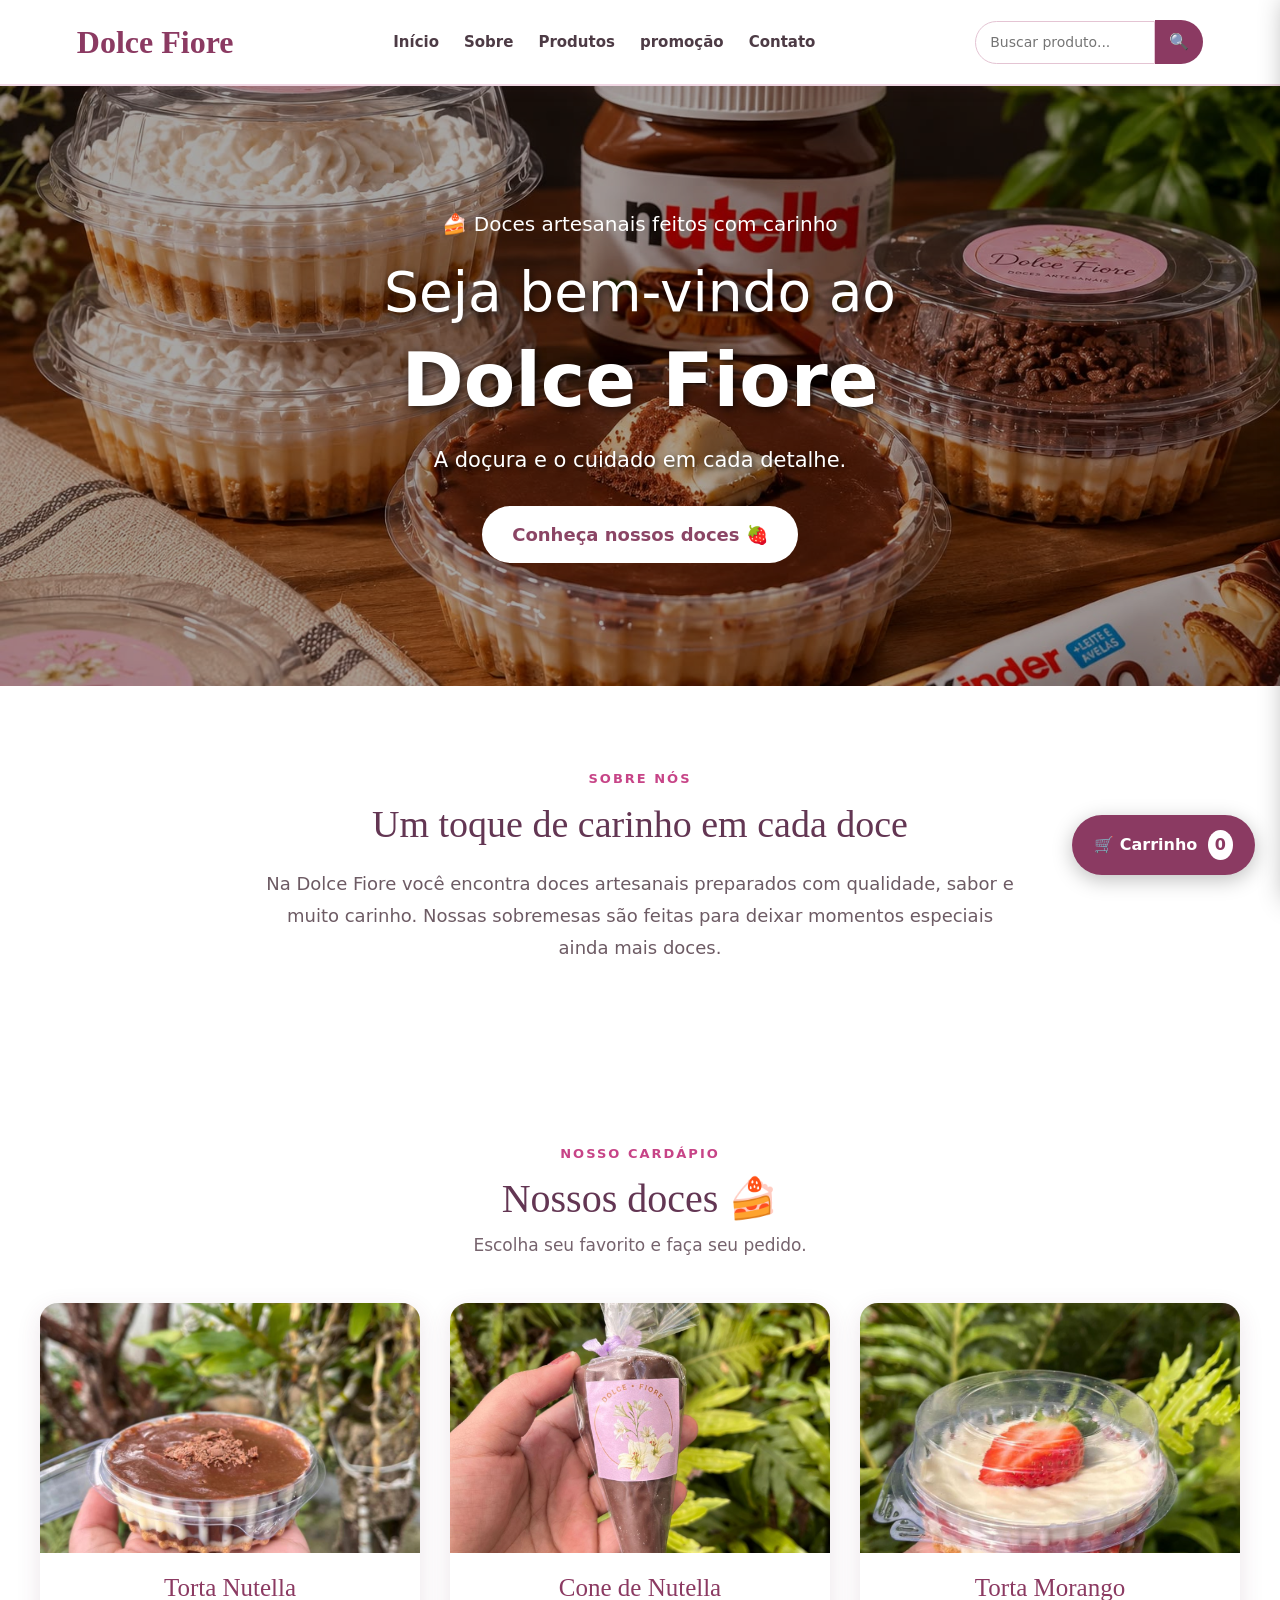
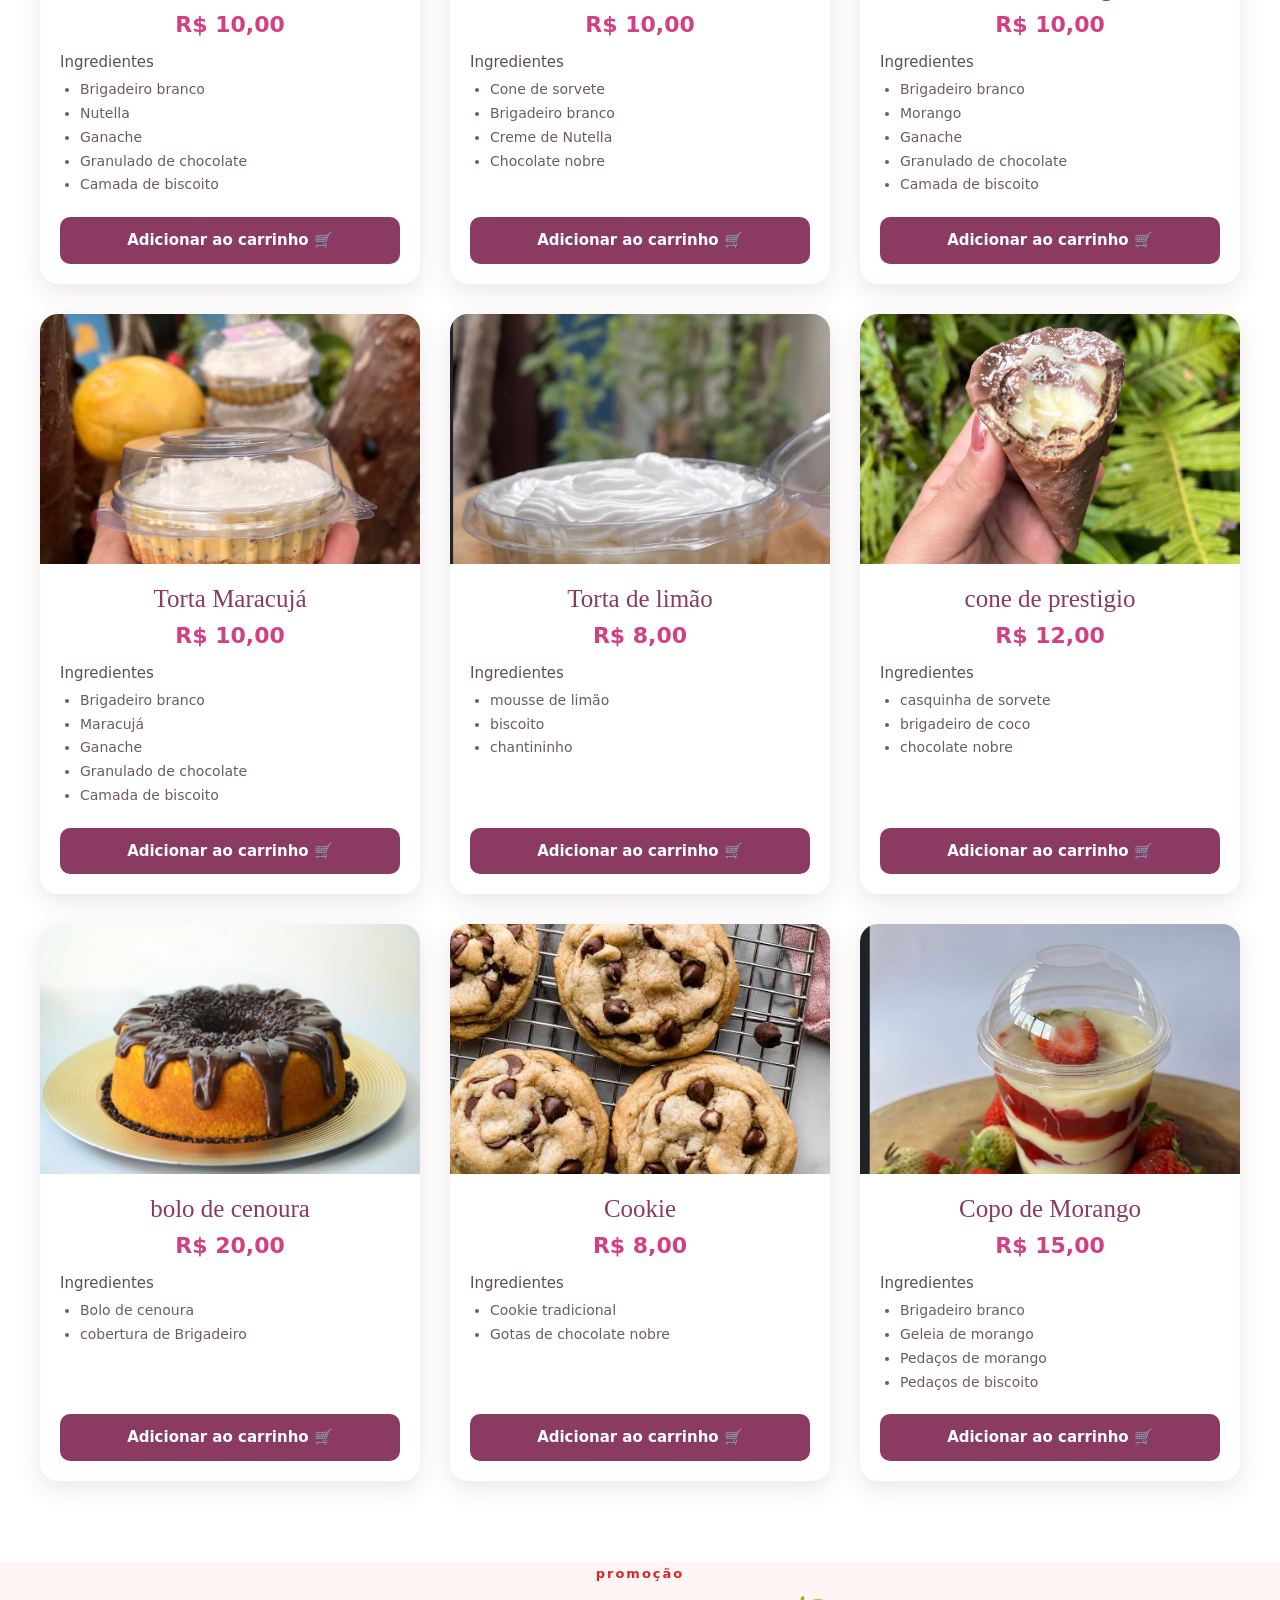
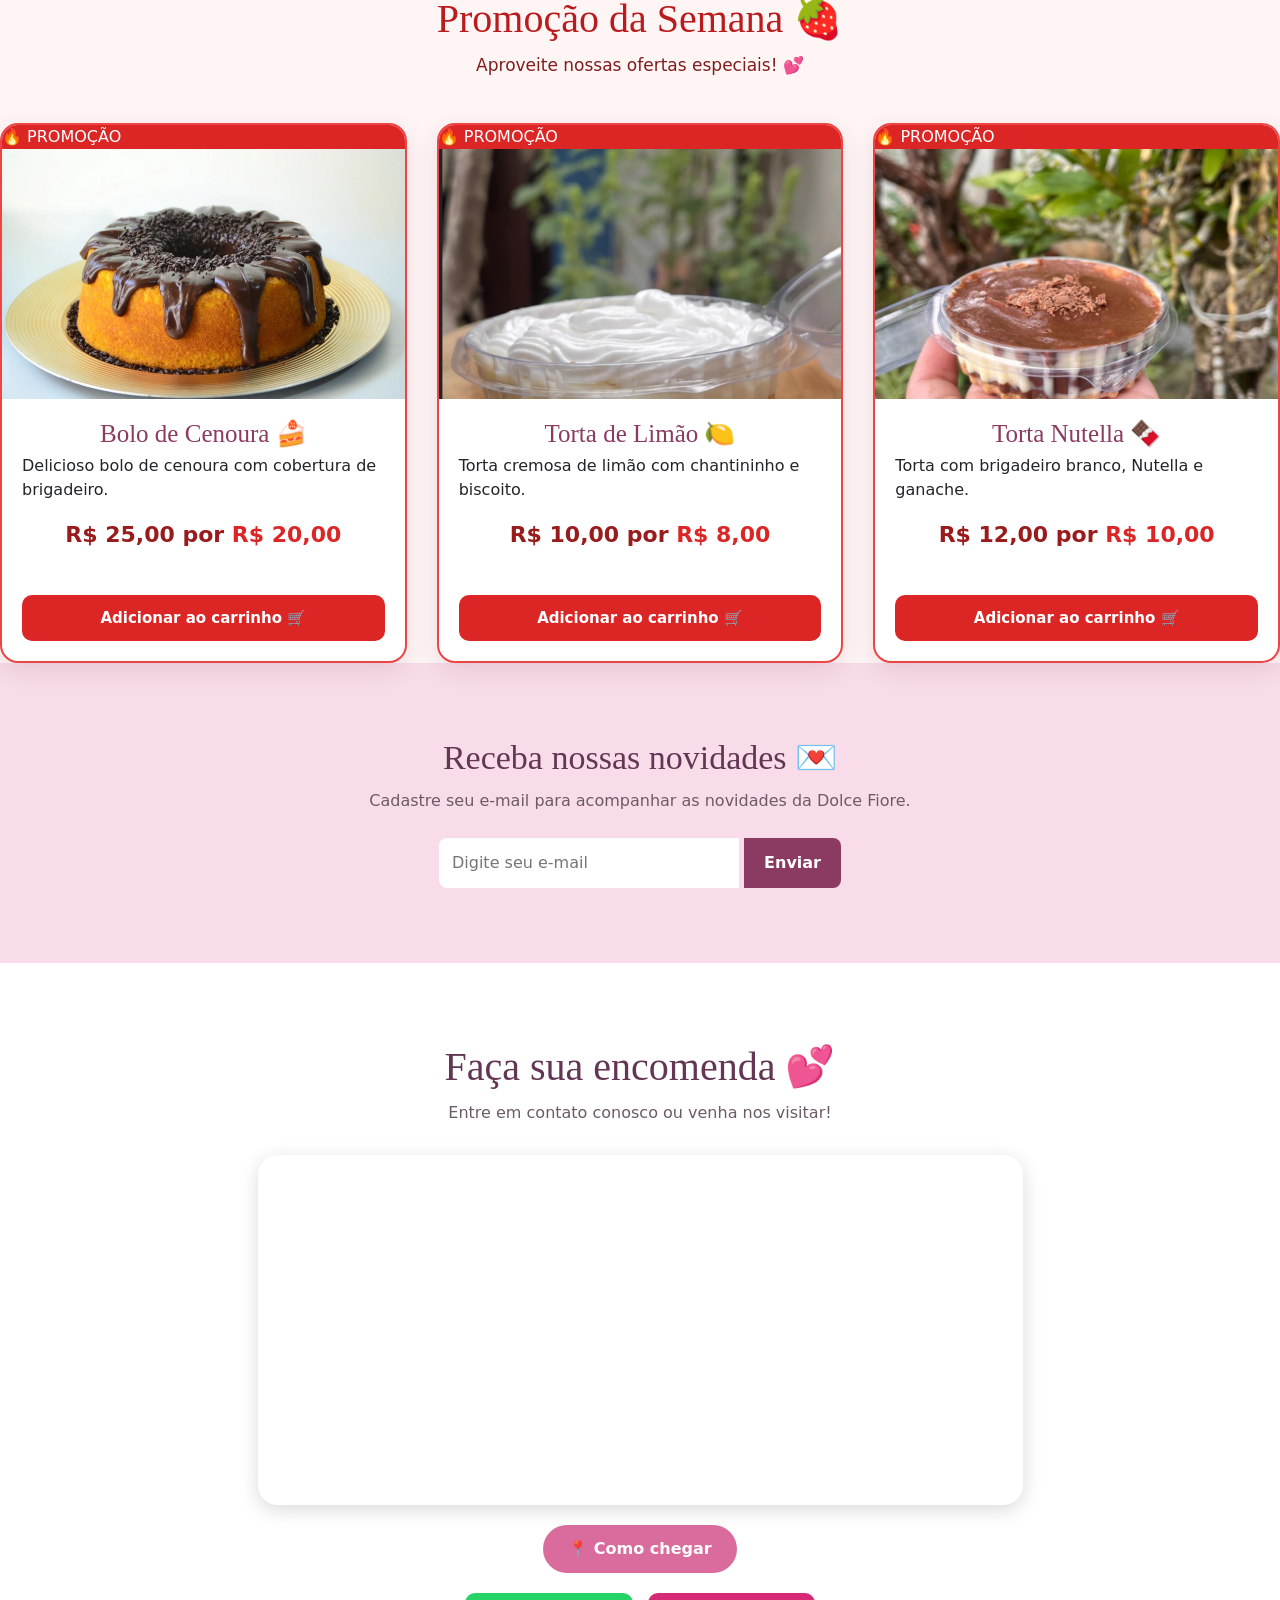
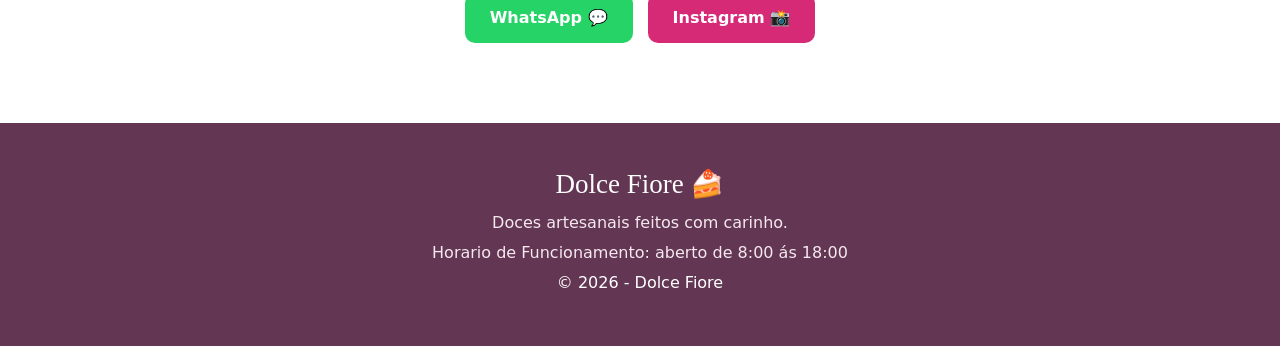
<file: index.html>
<!DOCTYPE html>
<html lang="pt-BR">

<head>

    <meta charset="UTF-8">

    <meta name="viewport" content="width=device-width, initial-scale=1.0">

    <title>Dolce Fiore | Doces Artesanais</title>

    <link rel="stylesheet" href="style.css">

    <!-- Bootstrap -->
    <link
        href="https://cdn.jsdelivr.net/npm/bootstrap@5.3.3/dist/css/bootstrap.min.css"
        rel="stylesheet"
    >

</head>


<body>


<!-- =========================
     CABEÇALHO
========================= -->

<header class="topo">

    <div class="logo">
        Dolce Fiore
    </div>

    <nav class="menu">

        <a href="#inicio">Início</a>

        <a href="#sobre">Sobre</a>

        <a href="#produtos">Produtos</a>

        <a href="#promoção">promoção</a>

        <a href="#contato">Contato</a>

        

    </nav>

    <div class="pesquisa">

        <input
            type="text"
            id="pesquisa"
            placeholder="Buscar produto..."
        >

        <button onclick="buscar()">
            🔍
        </button>

    </div>

</header>


<!-- =========================
     BANNER PRINCIPAL
========================= -->

<section id="inicio" class="banner">

    <div class="banner-conteudo">

        <p class="subtitulo">
            🍰 Doces artesanais feitos com carinho
        </p>

        <h1>
            Seja bem-vindo ao
            <span>Dolce Fiore</span>
        </h1>

        <p>
            A doçura e o cuidado em cada detalhe.
        </p>

        <a href="#produtos" class="botao-banner">
            Conheça nossos doces 🍓
        </a>

    </div>

</section>


<!-- =========================
     SOBRE
========================= -->

<section id="sobre" class="sobre">

    <div class="sobre-conteudo">

        <span class="titulo-pequeno">
            SOBRE NÓS
        </span>

        <h2>
            Um toque de carinho em cada doce
        </h2>

        <p>
            Na Dolce Fiore você encontra doces artesanais
            preparados com qualidade, sabor e muito carinho.
            Nossas sobremesas são feitas para deixar
            momentos especiais ainda mais doces.
        </p>

    </div>

</section>


<!-- =========================
     PRODUTOS
========================= -->

<section id="produtos" class="produtos">

    <div class="titulo-secao">

        <span>
            NOSSO CARDÁPIO
        </span>

        <h2>
            Nossos doces 🍰
        </h2>

        <p>
            Escolha seu favorito e faça seu pedido.
        </p>

    </div>


    <div class="cards">


        <!-- TORTA NUTELLA -->

        <div class="produto-card">

            <img
                src="WhatsApp Image 2026-07-14 at 09.31.39.jpeg"
                alt="Torta Nutella"
            >

            <div class="produto-info">

                <h3>
                    Torta Nutella
                </h3>

                <p class="preco">
                    R$ 10,00
                </p>

                <h4>
                    Ingredientes
                </h4>

                <ul>

                    <li>Brigadeiro branco</li>

                    <li>Nutella</li>

                    <li>Ganache</li>

                    <li>Granulado de chocolate</li>

                    <li>Camada de biscoito</li>

                </ul>

                <button
                    onclick="adicionarAoCarrinho(
                        'Torta Nutella',
                        10.00,
                        'WhatsApp Image 2026-07-14 at 09.31.39.jpeg'
                    )"
                >
                    Adicionar ao carrinho 🛒
                </button>

            </div>

        </div>



        <!-- CONE DE NUTELLA -->

        <div class="produto-card">

            <img
                src="WhatsApp Image 2026-07-14 at 09.30.32.jpeg"
                alt="Cone de Nutella"
            >

            <div class="produto-info">

                <h3>
                    Cone de Nutella
                </h3>

                <p class="preco">
                    R$ 10,00
                </p>

                <h4>
                    Ingredientes
                </h4>

                <ul>

                    <li>Cone de sorvete</li>

                    <li>Brigadeiro branco</li>

                    <li>Creme de Nutella</li>

                    <li>Chocolate nobre</li>

                </ul>

                <button
                    onclick="adicionarAoCarrinho(
                        'Cone de Nutella',
                        10.00,
                        'WhatsApp Image 2026-07-14 at 09.30.32.jpeg'
                    )"
                >
                    Adicionar ao carrinho 🛒
                </button>

            </div>

        </div>



        <!-- TORTA MORANGO -->

        <div class="produto-card">

            <img
                src="WhatsApp Image 2026-07-14 at 09.31.39 (1).jpeg"
                alt="Torta de Morango"
            >

            <div class="produto-info">

                <h3>
                    Torta Morango
                </h3>

                <p class="preco">
                    R$ 10,00
                </p>

                <h4>
                    Ingredientes
                </h4>

                <ul>

                    <li>Brigadeiro branco</li>

                    <li>Morango</li>

                    <li>Ganache</li>

                    <li>Granulado de chocolate</li>

                    <li>Camada de biscoito</li>

                </ul>

                <button
                    onclick="adicionarAoCarrinho(
                        'Torta Morango',
                        10.00,
                        'WhatsApp Image 2026-07-14 at 09.31.39 (1).jpeg'
                    )"
                >
                    Adicionar ao carrinho 🛒
                </button>

            </div>

        </div>



        <!-- TORTA MARACUJÁ -->

        <div class="produto-card">

            <img
                src="torta.jpeg"
                alt="Torta de Maracujá"
            >

            <div class="produto-info">

                <h3>
                    Torta Maracujá
                </h3>

                <p class="preco">
                    R$ 10,00
                </p>

                <h4>
                    Ingredientes
                </h4>

                <ul>

                    <li>Brigadeiro branco</li>

                    <li>Maracujá</li>

                    <li>Ganache</li>

                    <li>Granulado de chocolate</li>

                    <li>Camada de biscoito</li>

                </ul>

                <button
                    onclick="adicionarAoCarrinho(
                        'Torta de Maracujá',
                        10.00,
                        'torta de maracuja.jpeg'
                    )"
                >
                    Adicionar ao carrinho 🛒
                </button>

            </div>

        </div>

        <!-- TORTA LIMÃo -->

        <div class="produto-card">

            <img
                src="torta de limao.jpeg"
                alt="torta de limão"
            >

            <div class="produto-info">

                <h3>
                    Torta de limão
                </h3>

                <p class="preco">
                    R$ 8,00
                </p>

                <h4>
                    Ingredientes
                </h4>

                <ul>

                    <li>mousse de limão</li>

                    <li>biscoito</li>

                    <li>chantininho</li>


                </ul>

                <button
                    onclick="adicionarAoCarrinho(
                        'torta de limão',
                        8.00,
                        'torta de limao.jpeg'
                    )"
                >
                    Adicionar ao carrinho 🛒
                </button>

            </div>

        </div>

        <!-- Cone De Prestigio -->

        <div class="produto-card">

            <img
                src="cone de prestigio.jpeg"
                alt="Cone de Prestigio"
            >

            <div class="produto-info">

                <h3>
                    cone de prestigio
                </h3>

                <p class="preco">
                    R$ 12,00
                </p>

                <h4>
                    Ingredientes
                </h4>

                <ul>

                    <li>casquinha de sorvete</li>

                    <li>brigadeiro de coco</li>

                    <li>chocolate nobre</li>


                </ul>

                <button
                    onclick="adicionarAoCarrinho(
                        'cone de prestigio',
                        12.00,
                        'cone.jpeg'
                    )"
                >
                    Adicionar ao carrinho 🛒
                </button>

            </div>

        </div>

        <!-- Bolo De Cenoura -->

        <div class="produto-card">

            <img
                src="bolo de cenoura.webp"
                alt="Bolo De Cenoura"
            >

            <div class="produto-info">

                <h3>
                    bolo de cenoura
                </h3>

                <p class="preco">
                    R$ 20,00
                </p>

                <h4>
                    Ingredientes
                </h4>

                <ul>

                    <li> Bolo de cenoura</li>

                    <li>cobertura de Brigadeiro </li>


                </ul>

                <button
                    onclick="adicionarAoCarrinho(
                        'Bolo de cenoura',
                        20.00,
                        'Bolo de cenoura.jpeg'
                    )"
                >
                    Adicionar ao carrinho 🛒
                </button>

            </div>

        </div>



        <!-- COOKIE -->

        <div class="produto-card">

            <img
                src="cookies.jpeg"
                alt="Cookie"
            >

            <div class="produto-info">

                <h3>
                    Cookie
                </h3>

                <p class="preco">
                    R$ 8,00
                </p>

                <h4>
                    Ingredientes
                </h4>

                <ul>

                    <li>Cookie tradicional</li>

                    <li>Gotas de chocolate nobre</li>

                </ul>

                <button
                    onclick="adicionarAoCarrinho(
                        'Cookie',
                        8.00,
                        'cookies.jpeg'
                    )"
                >
                    Adicionar ao carrinho 🛒
                </button>

            </div>

        </div>



        <!-- COPO DE MORANGO -->

        <div class="produto-card">

            <img
                src="morango.jpeg"
                alt="Copo de Morango"
            >

            <div class="produto-info">

                <h3>
                    Copo de Morango
                </h3>

                <p class="preco">
                    R$ 15,00
                </p>

                <h4>
                    Ingredientes
                </h4>

                <ul>

                    <li>Brigadeiro branco</li>

                    <li>Geleia de morango</li>

                    <li>Pedaços de morango</li>

                    <li>Pedaços de biscoito</li>

                </ul>

                <button
                    onclick="adicionarAoCarrinho(
                        'Copo de Morango',
                        15.00,
                        'copo de morango.jpeg'
                    )"
                >
                    Adicionar ao carrinho 🛒
                </button>

            </div>

        </div>


    </div>

</section>


<!-- =========================
     NOVIDADES / PROMOÇÃO
========================= -->

<section id="promoção" class="promoção">

    <div class="titulo-secao">

        <span>
            promoção
        </span>

        <h2>
            Promoção da Semana 🍓
        </h2>

        <p>
            Aproveite nossas ofertas especiais! 💕
        </p>

    </div>


    <!-- PRODUTOS EM PROMOÇÃO -->

    <div class="cards promocao-cards">


        <!-- BOLO DE CENOURA -->

        <div class="produto-card promocao-card">

            <div class="selo-promocao">
                🔥 PROMOÇÃO
            </div>

            <img
                src="bolo de cenoura.webp"
                alt="Bolo de Cenoura"
            >

            <div class="produto-info">

                <h3>
                    Bolo de Cenoura 🍰
                </h3>

                <p>
                    Delicioso bolo de cenoura com cobertura de brigadeiro.
                </p>

                <p class="preco">
                    <span class="preco-antigo">
                        R$ 25,00 por
                    </span>

                    <strong>
                        R$ 20,00
                    </strong>
                </p>

                <button
                    onclick="adicionarAoCarrinho(
                        'Bolo de cenoura',
                        20.00,
                        'bolo de cenoura.webp'
                    )"
                >
                    Adicionar ao carrinho 🛒
                </button>

            </div>

        </div>


        <!-- TORTA DE LIMÃO -->

        <div class="produto-card promocao-card">

            <div class="selo-promocao">
                🔥 PROMOÇÃO
            </div>

            <img
                src="torta de limao.jpeg"
                alt="Torta de Limão"
            >

            <div class="produto-info">

                <h3>
                    Torta de Limão 🍋
                </h3>

                <p>
                    Torta cremosa de limão com chantininho e biscoito.
                </p>

                <p class="preco">
                    <span class="preco-antigo">
                        R$ 10,00 por
                    </span>

                    <strong>
                        R$ 8,00
                    </strong>
                </p>

                <button
                    onclick="adicionarAoCarrinho(
                        'Torta de limão',
                        8.00,
                        'torta de limao.jpeg'
                    )"
                >
                    Adicionar ao carrinho 🛒
                </button>

            </div>

        </div>


        <!-- TORTA NUTELLA -->

        <div class="produto-card promocao-card">

            <div class="selo-promocao">
                🔥 PROMOÇÃO
            </div>

            <img
                src="WhatsApp Image 2026-07-14 at 09.31.39.jpeg"
                alt="Torta Nutella"
            >

            <div class="produto-info">

                <h3>
                    Torta Nutella 🍫
                </h3>

                <p>
                    Torta com brigadeiro branco, Nutella e ganache.
                </p>

                <p class="preco">
                    <span class="preco-antigo">
                        R$ 12,00 por
                    </span>

                    <strong>
                        R$ 10,00
                    </strong>
                </p>

                <button
                    onclick="adicionarAoCarrinho(
                        'Torta Nutella',
                        10.00,
                        'WhatsApp Image 2026-07-14 at 09.31.39.jpeg'
                    )"
                >
                    Adicionar ao carrinho 🛒
                </button>

            </div>

        </div>


    </div>

</section>


<!-- =========================
     NEWSLETTER
========================= -->

<section class="newsletter">

    <h2>
        Receba nossas novidades 💌
    </h2>

    <p>
        Cadastre seu e-mail para acompanhar as novidades da Dolce Fiore.
    </p>

    <div>

        <input
            type="email"
            id="email"
            placeholder="Digite seu e-mail"
        >

        <button onclick="cadastrarEmail()">
            Enviar
        </button>

    </div>

</section>


<!-- =========================
     CONTATO
========================= -->

<section id="contato" class="contato">

    <h2>
        Faça sua encomenda 💕
    </h2>

    <p>
        Entre em contato conosco ou venha nos visitar!
    </p>

    <!-- MAPA DE LOCALIZAÇÃO -->
    <div class="mapa-container">

        <iframe
            src="https://www.google.com/maps?q=Rua+Padre+Pedro+Pinto,+1500,+Venda+Nova,+Belo+Horizonte+-+MG&output=embed"
            width="100%"
            height="350"
            style="border:0;"
            allowfullscreen=""
            loading="lazy"
            referrerpolicy="no-referrer-when-downgrade">
        </iframe>

    </div>

    <!-- BOTÃO COMO CHEGAR -->
    <div class="localizacao-botao">

        <a
            href="https://www.google.com/maps/search/?api=1&query=Rua+Padre+Pedro+Pinto,+1500,+Venda+Nova,+Belo+Horizonte+-+MG"
            target="_blank"
            class="botao-localizacao">
            📍 Como chegar
        </a>

    </div>

    <!-- BOTÕES DE CONTATO -->
    <div class="contato-botoes">

        <a
            href="https://wa.me/5531984051113"
            target="_blank"
            class="whatsapp">
            WhatsApp 💬
        </a>

        <a
            href="https://www.instagram.com/dolce._fiore._?stkn=MXRuN2RybG5lejB6bw=="
            target="_blank"
            class="instagram">
            Instagram 📸
        </a>

    </div>

</section>

<!-- =========================
     CARRINHO
========================= -->

<button
    id="botao-carrinho"
    class="botao-carrinho"
    onclick="abrirCarrinho()"
>

    🛒 Carrinho

    <span id="quantidade-carrinho">
        0
    </span>

</button>


<div
    id="overlay"
    class="overlay"
    onclick="fecharCarrinho()"
></div>


<aside
    id="carrinho"
    class="carrinho"
>

    <div class="carrinho-topo">

        <h2>
            🛒 Meu Carrinho
        </h2>

        <button
            onclick="fecharCarrinho()"
            class="fechar-carrinho"
        >
            ×
        </button>

    </div>


    <div
        id="itens-carrinho"
        class="itens-carrinho"
    ></div>


    <div class="carrinho-final">

        <div class="total">

            <span>
                Total:
            </span>

            <strong id="total-carrinho">
                R$ 0,00
            </strong>

        </div>


        <button
            class="botao-finalizar"
            onclick="finalizarCompra()"
        >
            Finalizar pedido pelo WhatsApp 📱
        </button>

    </div>

</aside>

<!-- =========================
     RODAPÉ
========================= -->

<footer class="rodape">

    <h3>
        Dolce Fiore 🍰
    </h3>

    <p>
        Doces artesanais feitos com carinho.
    </p>

    <p> Horario de Funcionamento:
        aberto de 8:00 ás 18:00 

    </p>©️ 2026 - Dolce Fiore <p></p>

</footer>



<script>

function mostrarCatalogo() {

    document.getElementById("catalogo").style.display = "block";

}

</script>


<script src="script.js"></script>

</body>

</html>
</file>
<file: style.css>
/* =====================================================
   DOLCE FIORE
   CSS PRINCIPAL
===================================================== */


/* =====================================================
   CONFIGURAÇÕES GERAIS
===================================================== */

* {
    margin: 0;
    padding: 0;
    box-sizing: border-box;
}

html {
    scroll-behavior: smooth;
}

body {
    font-family: Arial, Helvetica, sans-serif;
    background: #fff8fb;
    color: #4d3b45;
    line-height: 1.6;
}


/* =====================================================
   CABEÇALHO
===================================================== */

.topo {
    width: 100%;
    min-height: 80px;

    display: flex;
    align-items: center;
    justify-content: space-between;

    gap: 25px;

    padding: 18px 6%;

    background: #ffffff;

    border-bottom: 2px solid #f1d7e4;

    position: sticky;
    top: 0;

    z-index: 1000;

    box-shadow: 0 3px 15px rgba(100, 40, 70, 0.08);
}


/* LOGO */

.logo {
    font-family: Georgia, "Times New Roman", serif;

    font-size: 32px;

    font-weight: bold;

    color: #8b3a62;

    white-space: nowrap;
}


/* MENU */

.menu {
    display: flex;

    align-items: center;

    justify-content: center;

    gap: 25px;
}

.menu a {
    color: #4d3b45;

    text-decoration: none;

    font-size: 15px;

    font-weight: 600;

    transition: 0.3s;
}

.menu a:hover {
    color: #c74487;
}


/* PESQUISA */

.pesquisa {
    display: flex;

    align-items: center;
}

.pesquisa input {
    width: 180px;

    padding: 10px 14px;

    border: 1px solid #e4c4d3;

    border-radius: 25px 0 0 25px;

    outline: none;

    font-size: 14px;
}

.pesquisa input:focus {
    border-color: #c74487;
}

.pesquisa button {
    margin: 0;

    padding: 10px 14px;

    border: none;

    border-radius: 0 25px 25px 0;

    background: #8b3a62;

    color: white;

    cursor: pointer;

    transition: 0.3s;
}

.pesquisa button:hover {
    background: #6f2c4e;
}


/* =========================
   BANNER PRINCIPAL
========================= */

.banner {
    position: relative;

    min-height: 600px;
    width: 100%;

    /* SUA IMAGEM */
    background-image: url("WhatsApp Image 2026-09-12 at 08.20.20.jpeg");

    background-size: cover;
    background-position: center;
    background-repeat: no-repeat;

    display: flex;
    align-items: center;
    justify-content: center;

    text-align: center;
}

/* Escurece levemente a imagem para o texto aparecer */
.banner::before {
    content: "";

    position: absolute;
    inset: 0;

    background: rgba(0, 0, 0, 0.35);
}

/* Conteúdo fica na frente da imagem */
.banner-conteudo {
    position: relative;
    z-index: 2;

    color: white;
    padding: 30px;
}

/* Subtítulo */
.subtitulo {
    font-size: 20px;
    margin-bottom: 20px;
}

/* Título */
.banner h1 {
    font-size: 55px;
    line-height: 1.2;

    text-shadow: 2px 3px 8px rgba(0, 0, 0, 0.7);
}

/* Nome Dolce Fiore */
.banner h1 span {
    display: block;

    font-size: 75px;
    font-weight: bold;

    margin-top: 10px;
}

/* Descrição */
.banner-conteudo > p:not(.subtitulo) {
    font-size: 21px;
    margin: 20px 0 30px;

    text-shadow: 2px 2px 5px rgba(0, 0, 0, 0.7);
}

/* Botão */
.botao-banner {
    display: inline-block;

    padding: 15px 30px;

    background: white;
    color: #8b4565;

    border-radius: 30px;

    text-decoration: none;
    font-size: 18px;
    font-weight: bold;

    transition: 0.3s;
}

.botao-banner:hover {
    transform: scale(1.05);
}


/* =====================================================
   SOBRE
===================================================== */

.sobre {
    max-width: 1100px;

    margin: auto;

    padding: 80px 25px;

    text-align: center;
}


.sobre-conteudo {
    max-width: 750px;

    margin: auto;
}


.titulo-pequeno {
    color: #c74487;

    font-size: 13px;

    font-weight: bold;

    letter-spacing: 2px;
}


.sobre h2 {
    font-family: Georgia, "Times New Roman", serif;

    font-size: 38px;

    color: #633653;

    margin: 12px 0 20px;
}


.sobre p {
    color: #6d5b64;

    font-size: 18px;

    line-height: 1.8;
}


/* =====================================================
   TÍTULOS DAS SEÇÕES
===================================================== */

.titulo-secao {
    text-align: center;

    margin-bottom: 45px;
}


.titulo-secao span {
    color: #c74487;

    font-size: 13px;

    font-weight: bold;

    letter-spacing: 2px;
}


.titulo-secao h2 {
    font-family: Georgia, "Times New Roman", serif;

    font-size: 40px;

    color: #633653;

    margin: 10px 0;
}


.titulo-secao p {
    color: #76636d;

    font-size: 17px;
}


/* =====================================================
   PRODUTOS
===================================================== */

.produtos {
    max-width: 1250px;

    margin: auto;

    padding: 80px 25px;
}


.cards {
    display: grid;

    grid-template-columns: repeat(3, 1fr);

    gap: 30px;

    width: 100%;
}


/* CARD */

.produto-card {
    width: 100%;

    min-height: 540px;

    display: flex;

    flex-direction: column;

    background: #ffffff;

    border-radius: 18px;

    overflow: hidden;

    box-shadow:
        0 7px 25px rgba(100, 40, 70, 0.12);

    transition: 0.3s;
}


.produto-card:hover {
    transform: translateY(-7px);

    box-shadow:
        0 15px 35px rgba(100, 40, 70, 0.18);
}


/* IMAGEM */

.produto-card img {
    width: 100%;

    height: 250px;

    object-fit: cover;

    display: block;
}


/* INFORMAÇÕES */

.produto-info {
    display: flex;

    flex-direction: column;

    flex: 1;

    padding: 20px;
}


.produto-info h3 {
    font-family: Georgia, "Times New Roman", serif;

    font-size: 25px;

    color: #8b3a62;

    text-align: center;

    margin-bottom: 5px;
}


.preco {
    color: #d23f83;

    font-size: 22px;

    font-weight: bold;

    text-align: center;

    margin-bottom: 12px;
}


.produto-info h4 {
    color: #5e4c55;

    font-size: 15px;

    margin-bottom: 7px;
}


.produto-info ul {
    padding-left: 20px;

    margin-bottom: 20px;

    color: #6d5b64;

    font-size: 14px;

    line-height: 1.7;
}


/* BOTÃO DO PRODUTO */

.produto-info button {
    width: 100%;

    margin-top: auto;

    padding: 12px;

    border: none;

    border-radius: 10px;

    background: #8b3a62;

    color: white;

    font-size: 15px;

    font-weight: bold;

    cursor: pointer;

    transition: 0.3s;
}


.produto-info button:hover {
    background: #6f2c4e;

    transform: translateY(-2px);
}


/* =====================================================
   NOVIDADES
===================================================== */

.novidades {
    max-width: 1100px;

    margin: auto;

    padding: 80px 25px;
}


.novidades-form {
    max-width: 700px;

    margin: auto;

    display: flex;

    flex-direction: column;

    gap: 15px;
}


.novidades-form input,
.novidades-form textarea {
    width: 100%;

    padding: 13px 15px;

    border: 1px solid #e3c3d2;

    border-radius: 10px;

    outline: none;

    font-family: Arial, sans-serif;

    font-size: 15px;

    background: white;
}


.novidades-form input:focus,
.novidades-form textarea:focus {
    border-color: #e06baf;

    box-shadow: 0 0 0 3px rgba(199, 68, 135, 0.1);
}


.novidades-form textarea {
    min-height: 130px;

    resize: vertical;
}


.novidades-form button {
    padding: 13px;

    border: none;

    border-radius: 10px;

    background: #8b3a62;

    color: white;

    font-weight: bold;

    cursor: pointer;

    transition: 0.3s;
}


.novidades-form button:hover {
    background: #dd3390;
}


/* =====================================================
   CATÁLOGO
===================================================== */

.catalogo {
    max-width: 750px;

    margin: 40px auto;

    padding: 30px;

    text-align: center;

    background: #fff8fb;

    border: 1px solid #efd2df;

    border-radius: 18px;

    box-shadow: 0 6px 20px rgba(100, 40, 70, 0.08);
}


.catalogo h2 {
    font-family: Georgia, "Times New Roman", serif;

    color: #633653;

    margin-bottom: 20px;
}


.catalogo img {
    width: 100%;

    max-width: 700px;

    border-radius: 12px;

    box-shadow: 0 5px 15px rgba(0, 0, 0, 0.15);

    margin-bottom: 20px;
}


.catalogo a {
    display: inline-block;

    padding: 12px 25px;

    background: #8b3a62;

    color: white;

    text-decoration: none;

    border-radius: 10px;

    font-weight: bold;

    transition: 0.3s;
}


.catalogo a:hover {
    background: #6f2c4e;
}


/* ÚLTIMAS NOVIDADES */

.ultimas-novidades {
    max-width: 700px;

    margin: 50px auto 0;

    text-align: center;
}


.ultimas-novidades h2 {
    color: #e92b7a;

    font-family: Georgia, "Times New Roman", serif;
}


/* =====================================================
   NEWSLETTER
===================================================== */

.newsletter {
    padding: 75px 20px;

    text-align: center;

    background: #f8dce9;
}


.newsletter h2 {
    font-family: Georgia, "Times New Roman", serif;

    font-size: 34px;

    color: #633653;

    margin-bottom: 10px;
}


.newsletter p {
    color: #6d5b64;

    margin-bottom: 25px;
}


.newsletter input {
    width: 300px;

    max-width: 60%;

    padding: 13px;

    border: none;

    outline: none;

    border-radius: 8px 0 0 8px;
}


.newsletter button {
    padding: 13px 20px;

    border: none;

    background: #8b3a62;

    color: white;

    border-radius: 0 8px 8px 0;

    cursor: pointer;

    font-weight: bold;
}


/* =====================================================
   CONTATO
===================================================== */

.contato {
    max-width: 900px;

    margin: auto;

    padding: 80px 25px;

    text-align: center;
}


.contato h2 {
    font-family: Georgia, "Times New Roman", serif;

    font-size: 40px;

    color: #633653;

    margin-bottom: 10px;
}


.contato p {
    color: #6d5b64;

    margin-bottom: 25px;
}


.contato-botoes {
    display: flex;

    justify-content: center;

    gap: 15px;
}


.contato-botoes a {
    min-width: 150px;

    padding: 13px 25px;

    color: white;

    text-decoration: none;

    border-radius: 10px;

    font-weight: bold;

    transition: 0.3s;
}


.contato-botoes a:hover {
    transform: translateY(-3px);
}


.whatsapp {
    background: #25D366;
}


.instagram {
    background: #d62976;
}


/* =====================================================
   BOTÃO FLUTUANTE DO CARRINHO
===================================================== */

#botao-carrinho {
    position: fixed;

    right: 25px;

    bottom: 25px;

    z-index: 9999;

    padding: 15px 22px;

    background: #8b3a62;

    color: white;

    border: none;

    border-radius: 50px;

    font-size: 16px;

    font-weight: bold;

    cursor: pointer;

    box-shadow:
        0 5px 20px rgba(0, 0, 0, 0.25);

    transition: 0.3s;
}


#botao-carrinho:hover {
    background: #6f2c4e;

    transform: translateY(-3px);
}


#quantidade-carrinho {
    display: inline-block;

    min-width: 24px;

    background: white;

    color: #8b3a62;

    border-radius: 50%;

    padding: 3px 7px;

    margin-left: 5px;

    text-align: center;
}


/* =====================================================
   FUNDO ESCURO DO CARRINHO
===================================================== */

#overlay {
    position: fixed;

    inset: 0;

    background: rgba(0, 0, 0, 0.55);

    z-index: 9998;

    opacity: 0;

    visibility: hidden;

    transition: 0.3s;
}


#overlay.aberto {
    opacity: 1;

    visibility: visible;
}


/* =====================================================
   CARRINHO
===================================================== */

#carrinho {
    position: fixed;

    top: 0;

    right: -430px;

    width: 420px;

    max-width: 100%;

    height: 100vh;

    background: white;

    z-index: 10000;

    display: flex;

    flex-direction: column;

    transition: 0.35s ease;

    box-shadow:
        -5px 0 25px rgba(0, 0, 0, 0.3);
}


#carrinho.aberto {
    right: 0;
}


/* =====================================================
   TOPO DO CARRINHO
===================================================== */

.carrinho-topo {
    display: flex;

    align-items: center;

    justify-content: space-between;

    padding: 20px;

    border-bottom: 1px solid #eeeeee;
}


.carrinho-topo h2 {
    margin: 0;

    color: #8b3a62;

    font-size: 24px;
}


.fechar-carrinho {
    border: none;

    background: transparent;

    color: #633653;

    font-size: 32px;

    cursor: pointer;

    padding: 0;
}


.fechar-carrinho:hover {
    color: #c74487;
}


/* =====================================================
   ITENS DO CARRINHO
===================================================== */

#itens-carrinho {
    flex: 1;

    overflow-y: auto;

    padding: 20px;
}


.item-carrinho {
    display: flex;

    align-items: center;

    gap: 12px;

    padding: 15px 0;

    border-bottom: 1px solid #eeeeee;
}


.item-carrinho img {
    width: 70px;

    height: 70px;

    object-fit: cover;

    border-radius: 10px;
}


.item-info {
    flex: 1;
}


.item-info h4 {
    margin: 0 0 5px;

    font-size: 16px;

    color: #4d3b45;
}


.item-info p {
    margin: 0 0 10px;

    font-weight: bold;

    color: #8b3a62;
}


/* =====================================================
   CONTROLES DE QUANTIDADE
===================================================== */

.controles {
    display: flex;

    align-items: center;

    gap: 10px;
}


.controles button {
    width: 30px;

    height: 30px;

    margin: 0;

    padding: 0;

    border: none;

    border-radius: 6px;

    background: #f1e6ec;

    color: #633653;

    cursor: pointer;

    font-size: 18px;
}


.controles button:hover {
    background: #e5cbd8;
}


.controles span {
    min-width: 20px;

    text-align: center;

    font-weight: bold;
}


/* =====================================================
   BOTÃO REMOVER
===================================================== */

.remover {
    border: none;

    background: transparent;

    cursor: pointer;

    font-size: 18px;

    padding: 5px;
}


/* =====================================================
   CARRINHO VAZIO
===================================================== */

.carrinho-vazio {
    text-align: center;

    color: #777;

    padding: 60px 10px;

    font-size: 17px;
}


/* =====================================================
   FINAL DO CARRINHO
===================================================== */

.carrinho-final {
    padding: 20px;

    border-top: 1px solid #dddddd;

    background: white;
}


.total {
    display: flex;

    justify-content: space-between;

    align-items: center;

    font-size: 20px;

    margin-bottom: 15px;
}


#total-carrinho {
    color: #8b3a62;

    font-weight: bold;
}


.botao-finalizar {
    width: 100%;

    padding: 15px;

    border: none;

    border-radius: 10px;

    background: #25D366;

    color: white;

    font-size: 16px;

    font-weight: bold;

    cursor: pointer;

    transition: 0.3s;
}


.botao-finalizar:hover {
    background: #1ebe5d;

    transform: translateY(-2px);
}


/* =====================================================
   RODAPÉ
===================================================== */

.rodape {
    padding: 45px 20px;

    text-align: center;

    background: #633653;

    color: white;
}


.rodape h3 {
    font-family: Georgia, "Times New Roman", serif;

    font-size: 27px;

    margin-bottom: 10px;
}


.rodape p {
    margin: 6px;

    color: #f5e9ef;
}


/* =====================================================
   TABLET
===================================================== */

@media (max-width: 1000px) {

    .topo {
        flex-wrap: wrap;

        justify-content: center;
    }


    .cards {
        grid-template-columns: repeat(2, 1fr);
    }

}


/* 
   CELULAR
*/

@media (max-width: 650px) {

    .topo {
        padding: 15px;
    }


    .logo {
        width: 100%;

        text-align: center;

        font-size: 28px;
    }


    .menu {
        width: 100%;

        flex-wrap: wrap;

        gap: 12px;
    }


    .menu a {
        font-size: 14px;
    }


    .pesquisa {
        width: 100%;
    }


    .pesquisa input {
        width: 100%;
    }


    .banner {
        min-height: 420px;

        padding: 50px 20px;
    }


    .banner h1 {
        font-size: 42px;
    }


    .banner p {
        font-size: 17px;
    }


    .cards {
        grid-template-columns: 1fr;

        gap: 25px;
    }


    .produto-card {
        min-height: auto;
    }


    .produto-card img {
        height: 250px;
    }


    .sobre h2,
    .titulo-secao h2,
    .contato h2 {
        font-size: 32px;
    }


    .newsletter input {
        width: 65%;

        max-width: none;
    }


    .newsletter button {
        width: 30%;
    }


    .contato-botoes {
        flex-direction: column;

        align-items: center;
    }


    .contato-botoes a {
        width: 100%;

        max-width: 300px;
    }


    #botao-carrinho {
        right: 15px;

        bottom: 15px;
    }


    #carrinho {
        width: 100%;
    }

}


/* =========================
   PROMOÇÃO - VERMELHO
========================= */

#promoção {
    background: #fff5f5;
}

/* Título da promoção */
#promoção .titulo-secao span {
    color: #d62828;
}

#promoção .titulo-secao h2 {
    color: #b91c1c;
}

#promoção .titulo-secao p {
    color: #7f1d1d;
}

/* Cards */
#promoção .promocao-card {
    border: 2px solid #ef4444;
}

/* Selo PROMOÇÃO */
#promoção .selo-promocao {
    background: #dc2626;
    color: white;
}

/* Preço antigo */
#promoção .preco-antigo {
    color: #991b1b;
}

/* Preço promocional */
#promoção .preco strong {
    color: #dc2626;
}

/* Botão */
#promoção button {
    background: #dc2626;
    color: white;
    border: none;
}

/* Efeito ao passar o mouse */
#promoção button:hover {
    background: #b91c1c;
}


/* =========================
   MAPA DE LOCALIZAÇÃO
========================= */

.mapa-container {
    width: 90%;
    max-width: 900px;
    margin: 30px auto 20px;
    border-radius: 20px;
    overflow: hidden;
    box-shadow: 0 5px 20px rgba(0, 0, 0, 0.15);
}

.mapa-container iframe {
    display: block;
    width: 100%;
    height: 350px;
    border: none;
}

/* BOTÃO COMO CHEGAR */

.localizacao-botao {
    text-align: center;
    margin: 20px 0;
}

.botao-localizacao {
    display: inline-block;
    padding: 12px 25px;
    border-radius: 25px;
    text-decoration: none;
    font-weight: bold;
    background-color: #d96c9d;
    color: white;
    transition: 0.3s;
}

.botao-localizacao:hover {
    transform: scale(1.05);
    opacity: 0.9;
}
</file>
